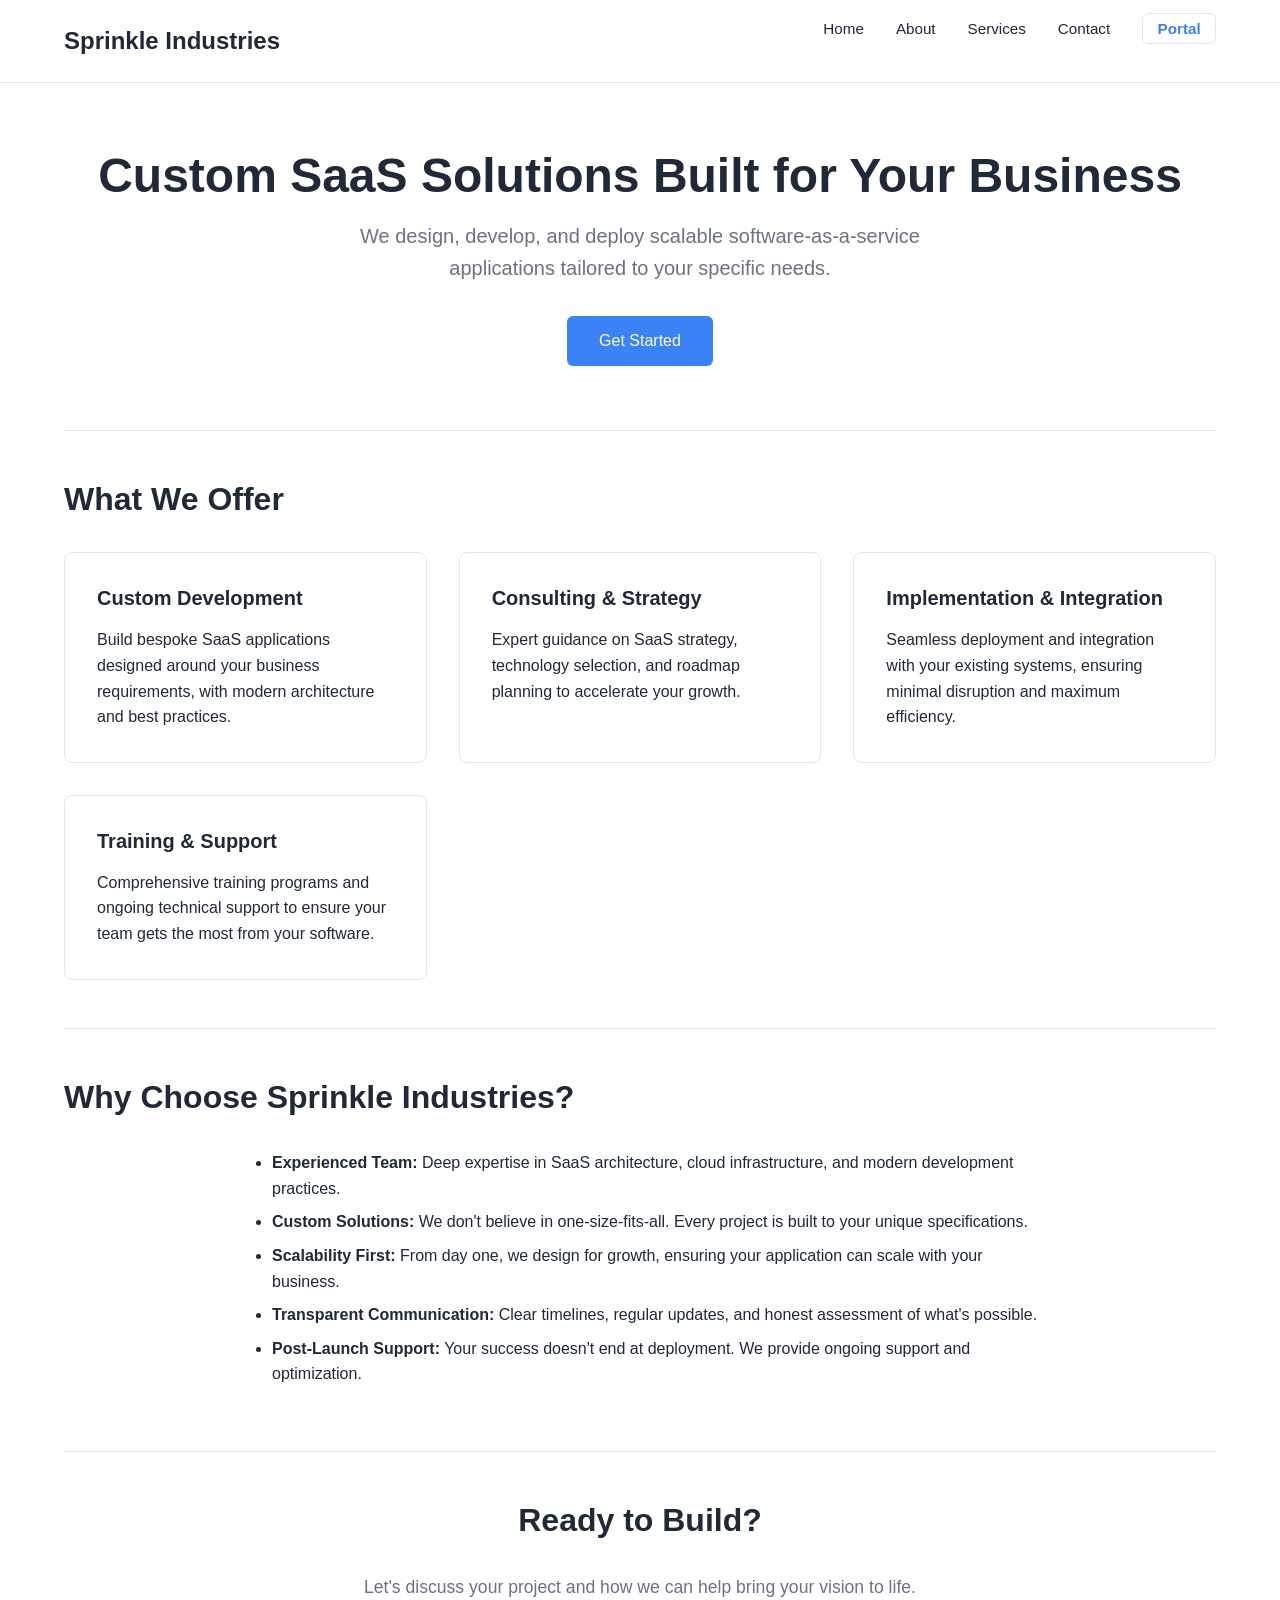
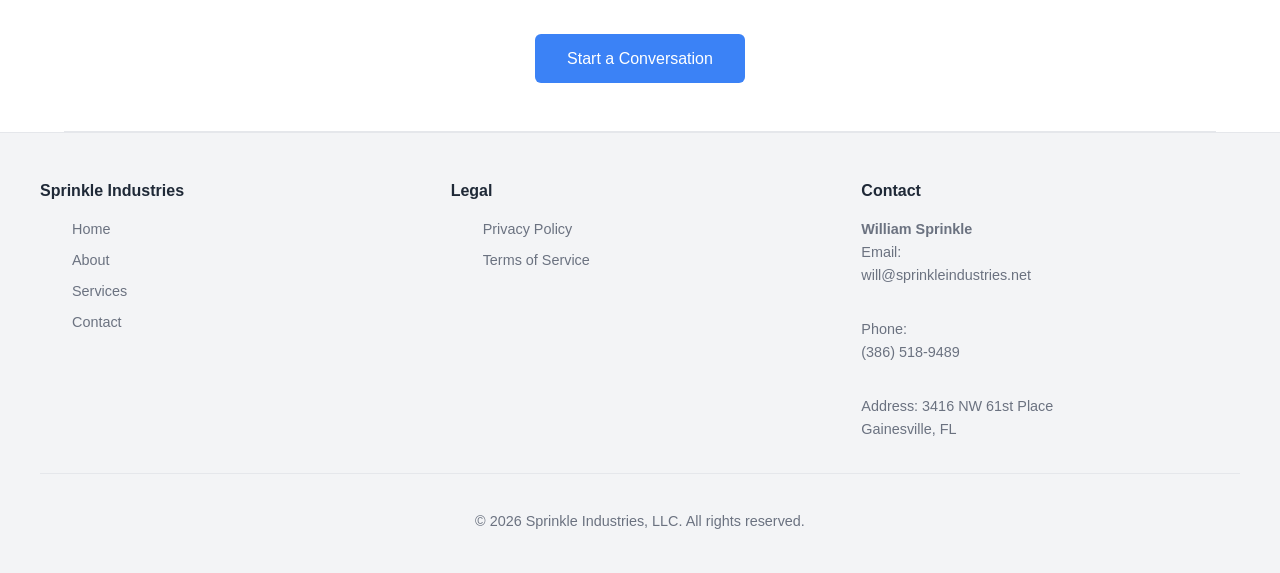
<file: index.html>
<!DOCTYPE html>
<html lang="en">
<head>
  <meta charset="UTF-8">
  <meta name="viewport" content="width=device-width, initial-scale=1.0">
  <meta name="description" content="Sprinkle Industries provides custom SaaS development, consulting, and implementation services to help businesses build and scale modern software solutions.">
  <meta name="keywords" content="SaaS development, custom software, consulting, implementation">
  <meta name="theme-color" content="#3b82f6">
  <title>Sprinkle Industries – Custom SaaS Development & Consulting</title>
  <link rel="canonical" href="https://sprinkleindustries.net/">
  <link rel="stylesheet" href="styles.css">
  <link rel="icon" type="image/svg+xml" href="data:image/svg+xml,<svg xmlns='http://www.w3.org/2000/svg' viewBox='0 0 100 100'><text y='75' font-size='60' fill='%233b82f6'>S</text></svg>">
</head>
<body>
  <header>
    <nav>
      <a href="/" class="logo">Sprinkle Industries</a>
      <button class="nav-toggle" aria-label="Toggle navigation">Menu</button>
      <ul class="nav-links">
        <li><a href="/">Home</a></li>
        <li><a href="/about.html">About</a></li>
        <li><a href="/services.html">Services</a></li>
        <li><a href="/contact.html">Contact</a></li>
        <li><a href="https://crm.sprinkleindustries.net" class="nav-portal">Portal</a></li>
      </ul>
    </nav>
  </header>

  <main>
    <section class="hero">
      <h1>Custom SaaS Solutions Built for Your Business</h1>
      <p>We design, develop, and deploy scalable software-as-a-service applications tailored to your specific needs.</p>
      <a href="/contact.html" class="cta-button">Get Started</a>
    </section>

    <section>
      <h2>What We Offer</h2>
      <div class="grid">
        <div class="card">
          <h3>Custom Development</h3>
          <p>Build bespoke SaaS applications designed around your business requirements, with modern architecture and best practices.</p>
        </div>
        <div class="card">
          <h3>Consulting & Strategy</h3>
          <p>Expert guidance on SaaS strategy, technology selection, and roadmap planning to accelerate your growth.</p>
        </div>
        <div class="card">
          <h3>Implementation & Integration</h3>
          <p>Seamless deployment and integration with your existing systems, ensuring minimal disruption and maximum efficiency.</p>
        </div>
        <div class="card">
          <h3>Training & Support</h3>
          <p>Comprehensive training programs and ongoing technical support to ensure your team gets the most from your software.</p>
        </div>
      </div>
    </section>

    <section>
      <h2>Why Choose Sprinkle Industries?</h2>
      <div class="max-width" style="margin: 0 auto;">
        <ul>
          <li><strong>Experienced Team:</strong> Deep expertise in SaaS architecture, cloud infrastructure, and modern development practices.</li>
          <li><strong>Custom Solutions:</strong> We don't believe in one-size-fits-all. Every project is built to your unique specifications.</li>
          <li><strong>Scalability First:</strong> From day one, we design for growth, ensuring your application can scale with your business.</li>
          <li><strong>Transparent Communication:</strong> Clear timelines, regular updates, and honest assessment of what's possible.</li>
          <li><strong>Post-Launch Support:</strong> Your success doesn't end at deployment. We provide ongoing support and optimization.</li>
        </ul>
      </div>
    </section>

    <section class="text-center">
      <h2>Ready to Build?</h2>
      <p style="font-size: 1.1rem; color: var(--text-light); margin-bottom: 2rem;">Let's discuss your project and how we can help bring your vision to life.</p>
      <a href="/contact.html" class="cta-button">Start a Conversation</a>
    </section>
  </main>

  <footer>
    <div class="footer-content">
      <div class="footer-section">
        <h3>Sprinkle Industries</h3>
        <ul>
          <li><a href="/">Home</a></li>
          <li><a href="/about.html">About</a></li>
          <li><a href="/services.html">Services</a></li>
          <li><a href="/contact.html">Contact</a></li>
        </ul>
      </div>
      <div class="footer-section">
        <h3>Legal</h3>
        <ul>
          <li><a href="/privacy.html">Privacy Policy</a></li>
          <li><a href="/terms.html">Terms of Service</a></li>
        </ul>
      </div>
      <div class="footer-section">
        <h3>Contact</h3>
        <p style="color: var(--text-light); font-size: 0.9rem;">
          <strong>William Sprinkle</strong><br>
          Email: <a href="mailto:will@sprinkleindustries.net">will@sprinkleindustries.net</a><br>
          Phone: <a href="tel:+13865189489">(386) 518-9489</a><br>
          Address: 3416 NW 61st Place<br>
          Gainesville, FL
        </p>
      </div>
    </div>
    <div class="footer-bottom">
      <div class="footer-info">
        <p>&copy; 2026 Sprinkle Industries, LLC. All rights reserved.</p>
      </div>
    </div>
  </footer>

  <script src="script.js"></script>
</body>
</html>
</file>
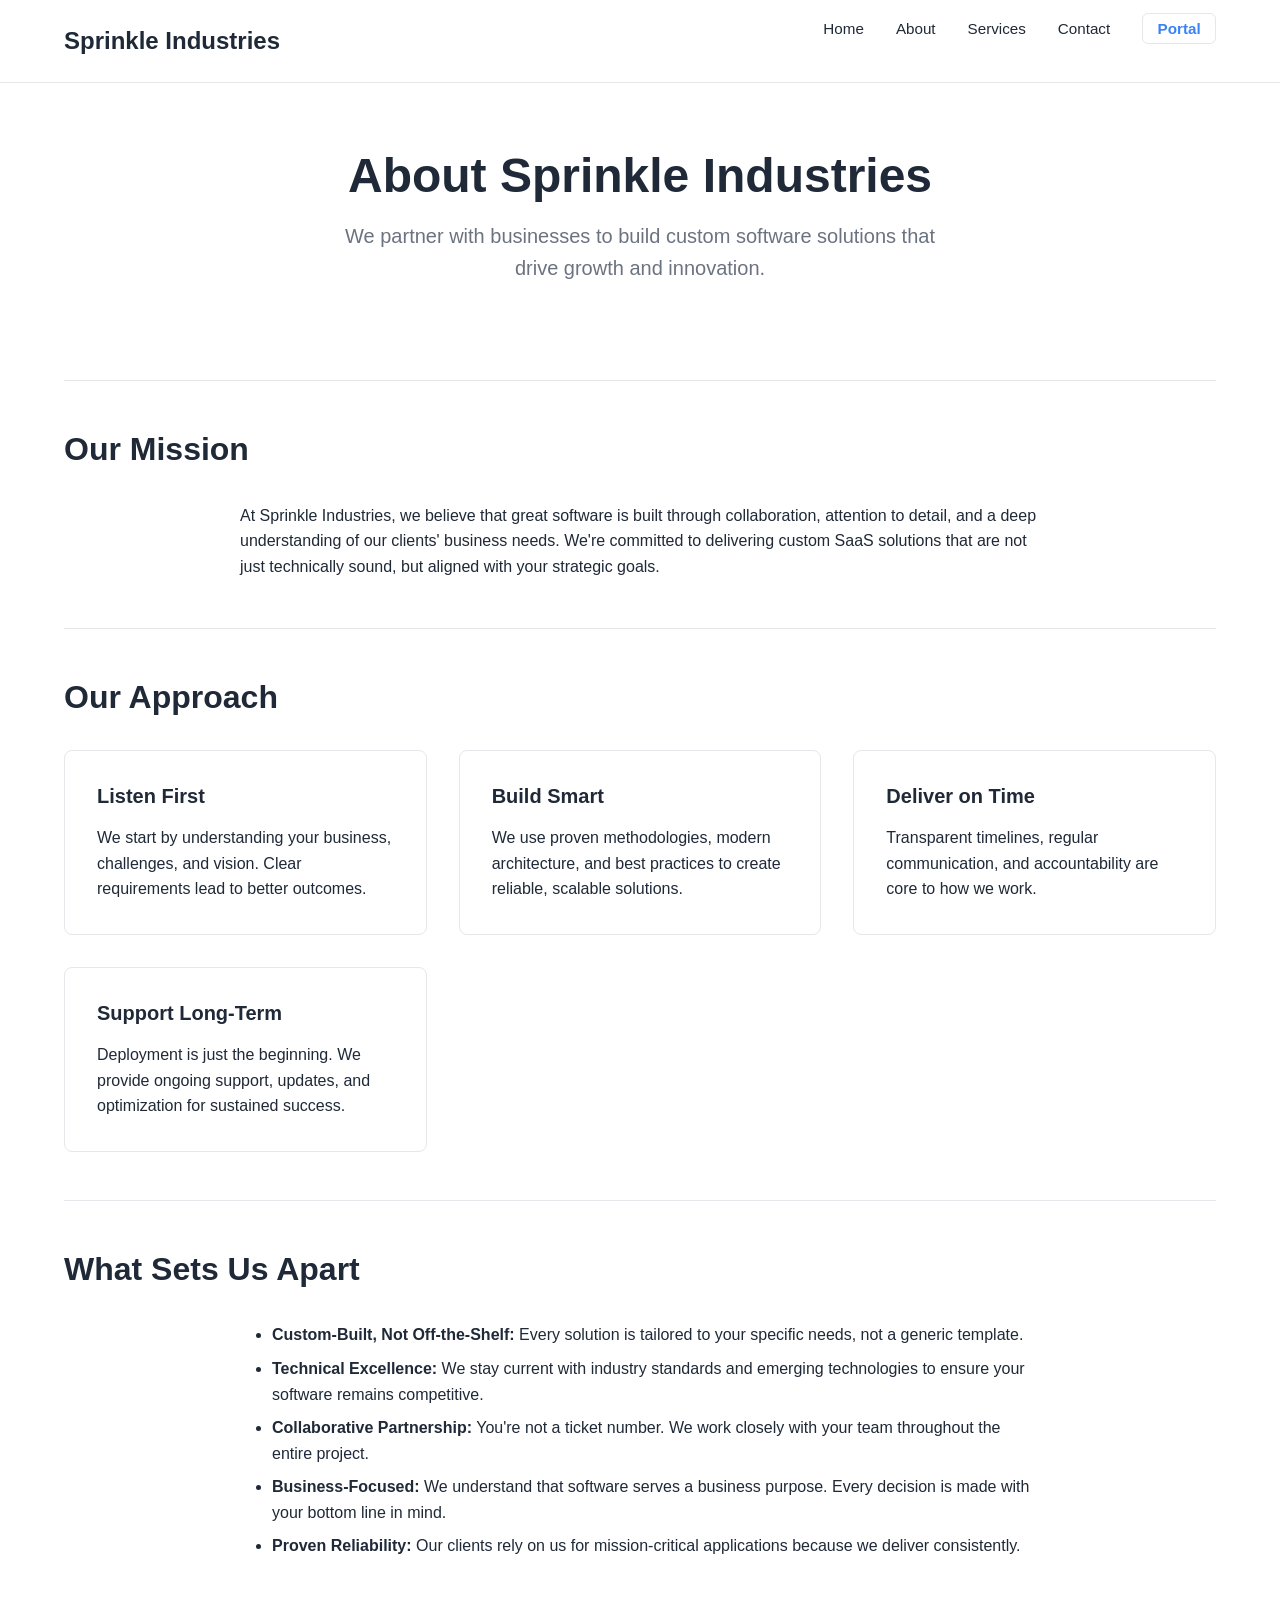
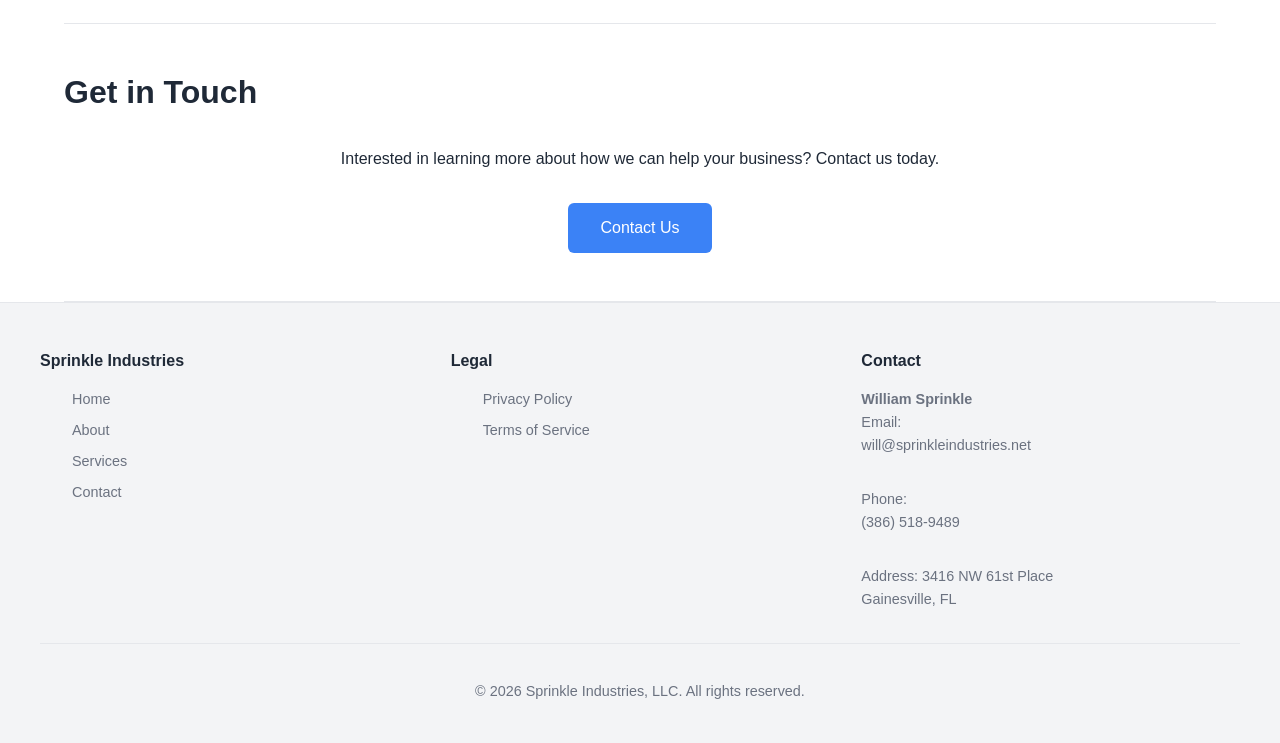
<file: about.html>
<!DOCTYPE html>
<html lang="en">
<head>
  <meta charset="UTF-8">
  <meta name="viewport" content="width=device-width, initial-scale=1.0">
  <meta name="description" content="Learn about Sprinkle Industries, our mission, and our approach to custom SaaS development and consulting.">
  <meta name="keywords" content="about us, company mission, SaaS company, software development">
  <meta name="theme-color" content="#3b82f6">
  <title>About Sprinkle Industries – Our Mission & Approach</title>
  <link rel="canonical" href="https://sprinkleindustries.net/about.html">
  <link rel="stylesheet" href="styles.css">
  <link rel="icon" type="image/svg+xml" href="data:image/svg+xml,<svg xmlns='http://www.w3.org/2000/svg' viewBox='0 0 100 100'><text y='75' font-size='60' fill='%233b82f6'>S</text></svg>">
</head>
<body>
  <header>
    <nav>
      <a href="/" class="logo">Sprinkle Industries</a>
      <button class="nav-toggle" aria-label="Toggle navigation">Menu</button>
      <ul class="nav-links">
        <li><a href="/">Home</a></li>
        <li><a href="/about.html">About</a></li>
        <li><a href="/services.html">Services</a></li>
        <li><a href="/contact.html">Contact</a></li>
        <li><a href="https://crm.sprinkleindustries.net" class="nav-portal">Portal</a></li>
      </ul>
    </nav>
  </header>

  <main>
    <section class="hero">
      <h1>About Sprinkle Industries</h1>
      <p>We partner with businesses to build custom software solutions that drive growth and innovation.</p>
    </section>

    <section>
      <h2>Our Mission</h2>
      <div class="max-width" style="margin: 0 auto;">
        <p>At Sprinkle Industries, we believe that great software is built through collaboration, attention to detail, and a deep understanding of our clients' business needs. We're committed to delivering custom SaaS solutions that are not just technically sound, but aligned with your strategic goals.</p>
      </div>
    </section>

    <section>
      <h2>Our Approach</h2>
      <div class="grid">
        <div class="card">
          <h3>Listen First</h3>
          <p>We start by understanding your business, challenges, and vision. Clear requirements lead to better outcomes.</p>
        </div>
        <div class="card">
          <h3>Build Smart</h3>
          <p>We use proven methodologies, modern architecture, and best practices to create reliable, scalable solutions.</p>
        </div>
        <div class="card">
          <h3>Deliver on Time</h3>
          <p>Transparent timelines, regular communication, and accountability are core to how we work.</p>
        </div>
        <div class="card">
          <h3>Support Long-Term</h3>
          <p>Deployment is just the beginning. We provide ongoing support, updates, and optimization for sustained success.</p>
        </div>
      </div>
    </section>

    <section>
      <h2>What Sets Us Apart</h2>
      <div class="max-width" style="margin: 0 auto;">
        <ul>
          <li><strong>Custom-Built, Not Off-the-Shelf:</strong> Every solution is tailored to your specific needs, not a generic template.</li>
          <li><strong>Technical Excellence:</strong> We stay current with industry standards and emerging technologies to ensure your software remains competitive.</li>
          <li><strong>Collaborative Partnership:</strong> You're not a ticket number. We work closely with your team throughout the entire project.</li>
          <li><strong>Business-Focused:</strong> We understand that software serves a business purpose. Every decision is made with your bottom line in mind.</li>
          <li><strong>Proven Reliability:</strong> Our clients rely on us for mission-critical applications because we deliver consistently.</li>
        </ul>
      </div>
    </section>

    <section>
      <h2>Get in Touch</h2>
      <p style="text-align: center; margin-bottom: 2rem;">Interested in learning more about how we can help your business? Contact us today.</p>
      <div style="text-align: center;">
        <a href="/contact.html" class="cta-button">Contact Us</a>
      </div>
    </section>
  </main>

  <footer>
    <div class="footer-content">
      <div class="footer-section">
        <h3>Sprinkle Industries</h3>
        <ul>
          <li><a href="/">Home</a></li>
          <li><a href="/about.html">About</a></li>
          <li><a href="/services.html">Services</a></li>
          <li><a href="/contact.html">Contact</a></li>
        </ul>
      </div>
      <div class="footer-section">
        <h3>Legal</h3>
        <ul>
          <li><a href="/privacy.html">Privacy Policy</a></li>
          <li><a href="/terms.html">Terms of Service</a></li>
        </ul>
      </div>
      <div class="footer-section">
        <h3>Contact</h3>
        <p style="color: var(--text-light); font-size: 0.9rem;">
          <strong>William Sprinkle</strong><br>
          Email: <a href="mailto:will@sprinkleindustries.net">will@sprinkleindustries.net</a><br>
          Phone: <a href="tel:+13865189489">(386) 518-9489</a><br>
          Address: 3416 NW 61st Place<br>
          Gainesville, FL
        </p>
      </div>
    </div>
    <div class="footer-bottom">
      <div class="footer-info">
        <p>&copy; 2026 Sprinkle Industries, LLC. All rights reserved.</p>
      </div>
    </div>
  </footer>

  <script src="script.js"></script>
</body>
</html>
</file>
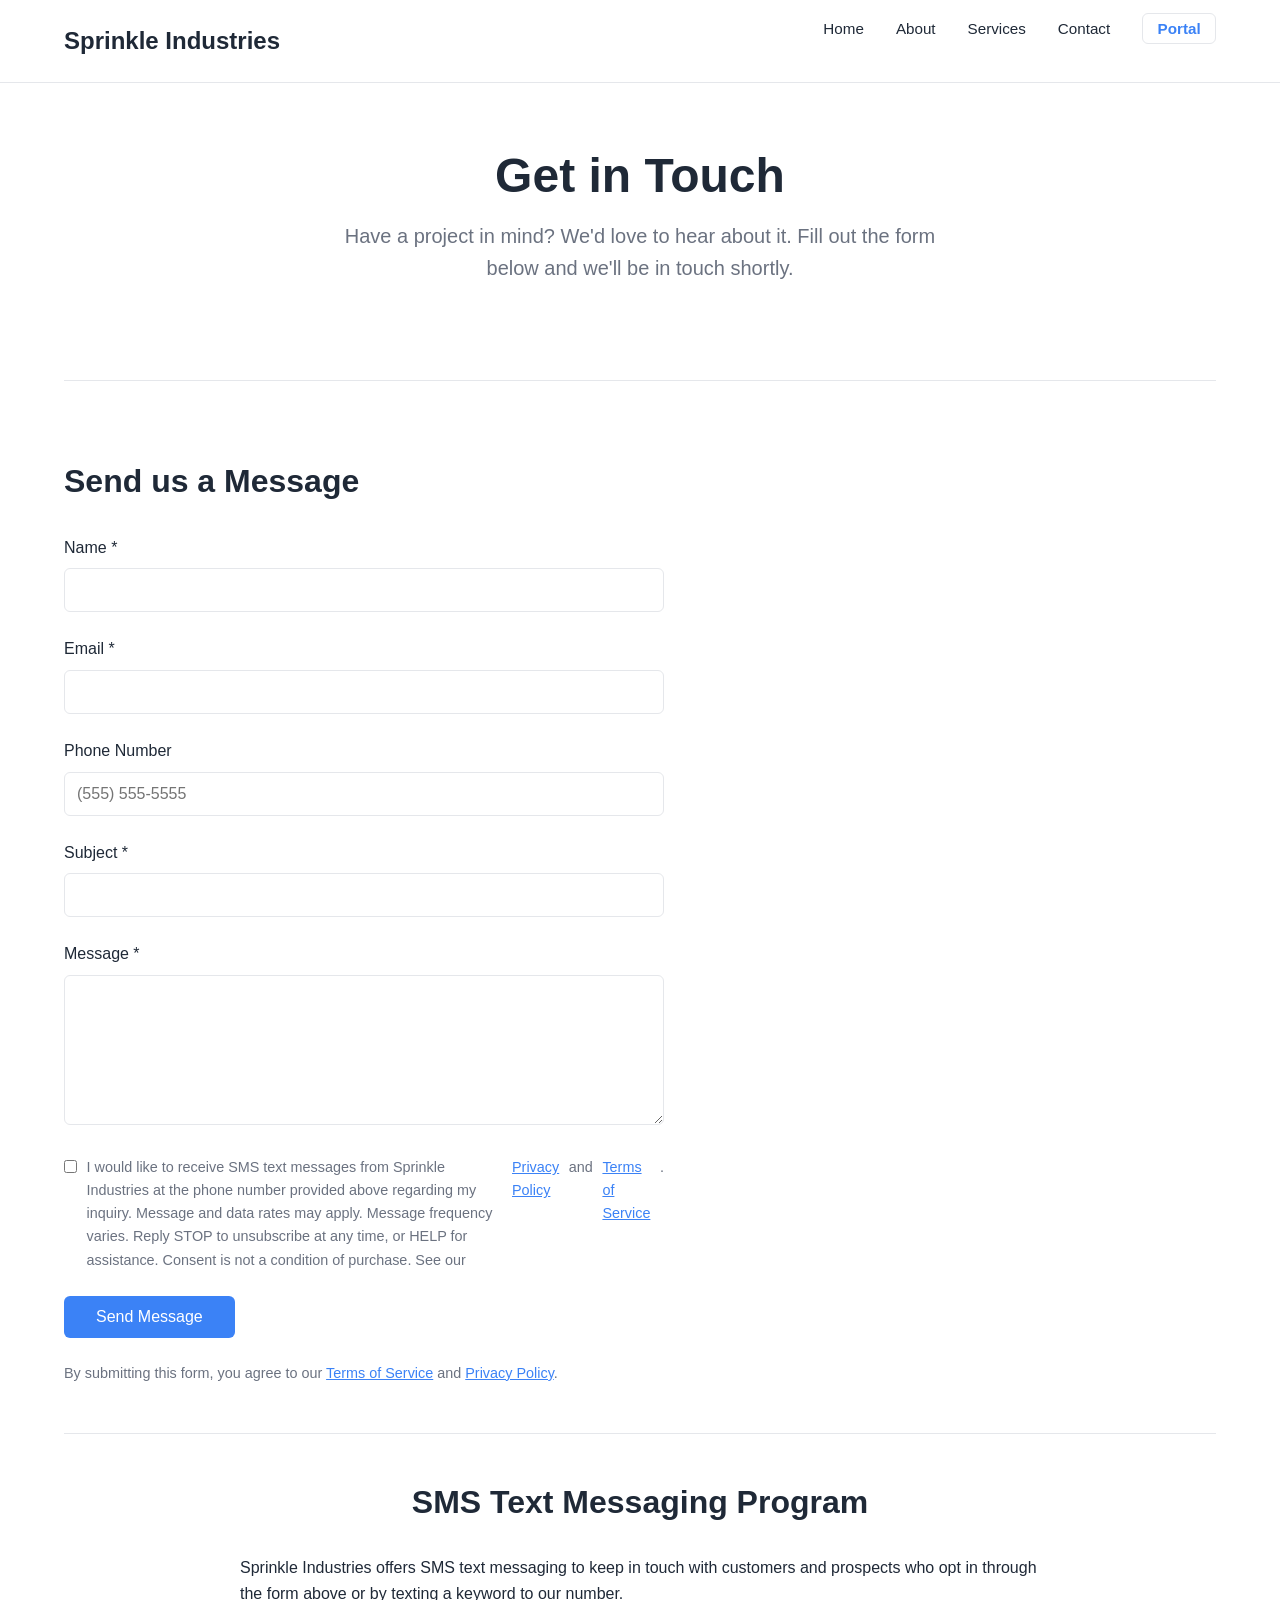
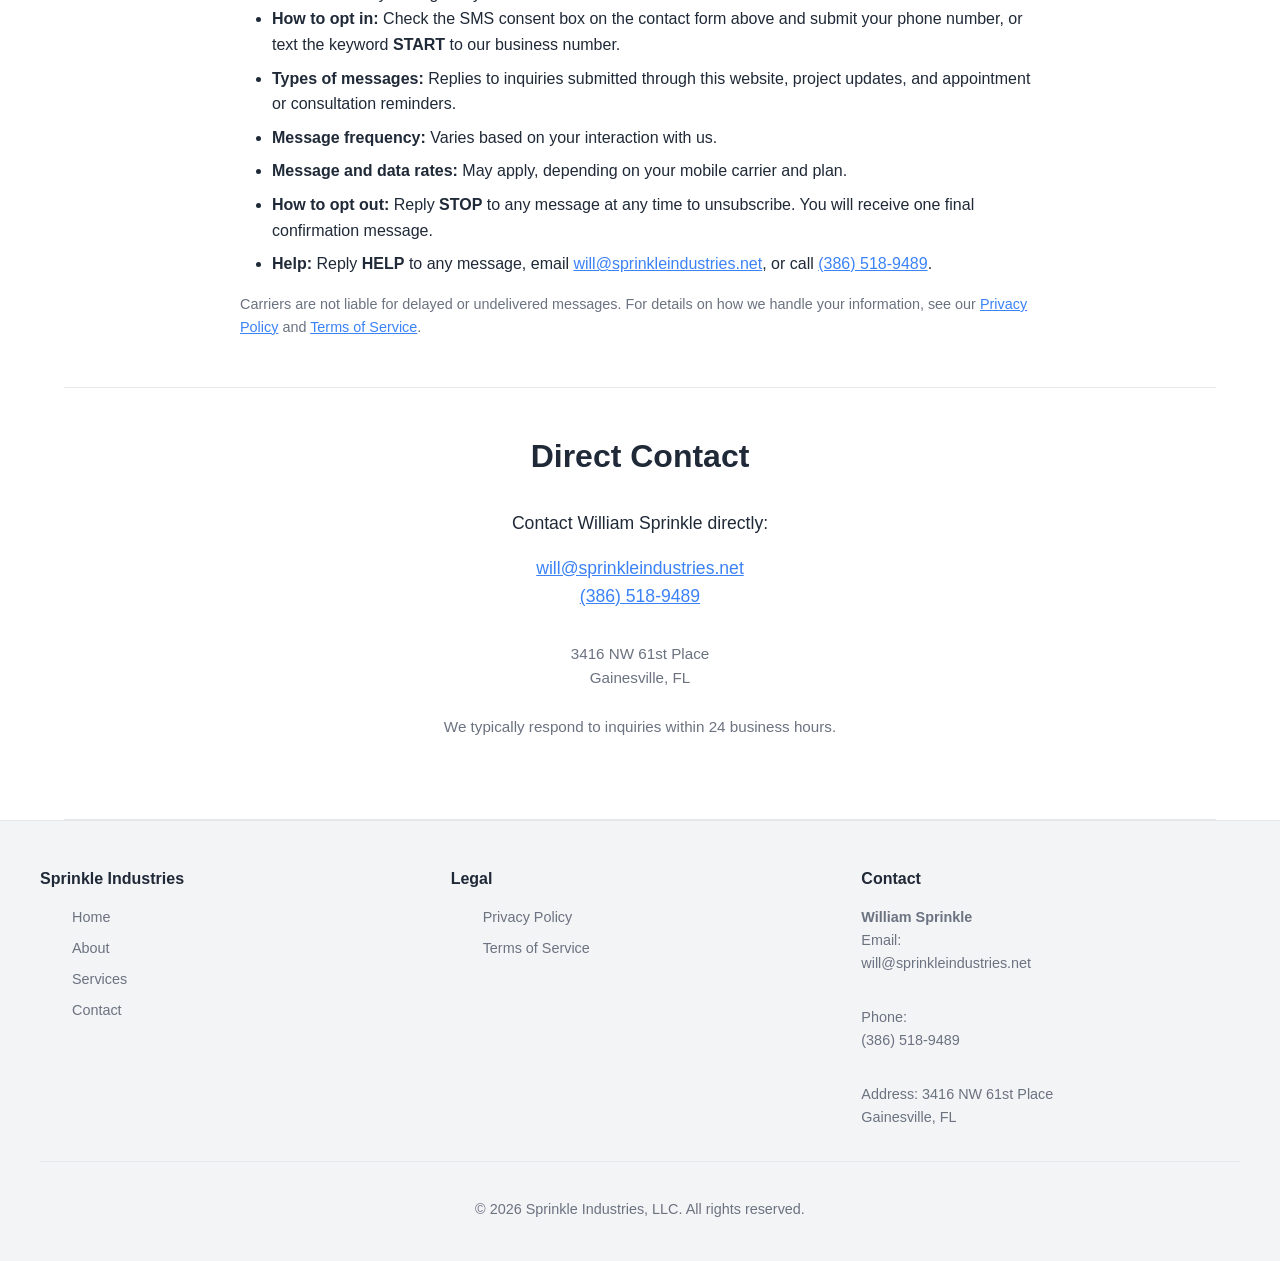
<file: contact.html>
<!DOCTYPE html>
<html lang="en">
<head>
  <meta charset="UTF-8">
  <meta name="viewport" content="width=device-width, initial-scale=1.0">
  <meta name="description" content="Contact Sprinkle Industries to discuss your custom SaaS development project. We'd love to hear from you.">
  <meta name="keywords" content="contact us, get in touch, project inquiry">
  <meta name="theme-color" content="#3b82f6">
  <title>Contact Us – Sprinkle Industries</title>
  <link rel="canonical" href="https://sprinkleindustries.net/contact.html">
  <link rel="stylesheet" href="styles.css">
  <link rel="icon" type="image/svg+xml" href="data:image/svg+xml,<svg xmlns='http://www.w3.org/2000/svg' viewBox='0 0 100 100'><text y='75' font-size='60' fill='%233b82f6'>S</text></svg>">
</head>
<body>
  <header>
    <nav>
      <a href="/" class="logo">Sprinkle Industries</a>
      <button class="nav-toggle" aria-label="Toggle navigation">Menu</button>
      <ul class="nav-links">
        <li><a href="/">Home</a></li>
        <li><a href="/about.html">About</a></li>
        <li><a href="/services.html">Services</a></li>
        <li><a href="/contact.html">Contact</a></li>
        <li><a href="https://crm.sprinkleindustries.net" class="nav-portal">Portal</a></li>
      </ul>
    </nav>
  </header>

  <main>
    <section class="hero">
      <h1>Get in Touch</h1>
      <p>Have a project in mind? We'd love to hear about it. Fill out the form below and we'll be in touch shortly.</p>
    </section>

    <section>
      <div class="form-section">
        <h2>Send us a Message</h2>
        <form class="contact-form">
          <div class="form-group">
            <label for="name">Name *</label>
            <input type="text" id="name" name="name" required>
          </div>
          <div class="form-group">
            <label for="email">Email *</label>
            <input type="email" id="email" name="email" required>
          </div>
          <div class="form-group">
            <label for="phone">Phone Number</label>
            <input type="tel" id="phone" name="phone" placeholder="(555) 555-5555">
          </div>
          <div class="form-group">
            <label for="subject">Subject *</label>
            <input type="text" id="subject" name="subject" required>
          </div>
          <div class="form-group">
            <label for="message">Message *</label>
            <textarea id="message" name="message" required></textarea>
          </div>
          <div class="form-group form-checkbox">
            <label for="sms-consent">
              <input type="checkbox" id="sms-consent" name="sms-consent">
              I would like to receive SMS text messages from Sprinkle Industries at the phone number provided above regarding my inquiry. Message and data rates may apply. Message frequency varies. Reply STOP to unsubscribe at any time, or HELP for assistance. Consent is not a condition of purchase. See our <a href="/privacy.html">Privacy Policy</a> and <a href="/terms.html">Terms of Service</a>.
            </label>
          </div>
          <button type="submit" class="cta-button">Send Message</button>
        </form>
        <p style="color: var(--text-light); font-size: 0.9rem; margin-top: 1.5rem;">By submitting this form, you agree to our <a href="/terms.html">Terms of Service</a> and <a href="/privacy.html">Privacy Policy</a>.</p>
      </div>
    </section>

    <section>
      <h2 class="text-center">SMS Text Messaging Program</h2>
      <div class="max-width" style="margin: 0 auto;">
        <p>Sprinkle Industries offers SMS text messaging to keep in touch with customers and prospects who opt in through the form above or by texting a keyword to our number.</p>
        <ul>
          <li><strong>How to opt in:</strong> Check the SMS consent box on the contact form above and submit your phone number, or text the keyword <strong>START</strong> to our business number.</li>
          <li><strong>Types of messages:</strong> Replies to inquiries submitted through this website, project updates, and appointment or consultation reminders.</li>
          <li><strong>Message frequency:</strong> Varies based on your interaction with us.</li>
          <li><strong>Message and data rates:</strong> May apply, depending on your mobile carrier and plan.</li>
          <li><strong>How to opt out:</strong> Reply <strong>STOP</strong> to any message at any time to unsubscribe. You will receive one final confirmation message.</li>
          <li><strong>Help:</strong> Reply <strong>HELP</strong> to any message, email <a href="mailto:will@sprinkleindustries.net">will@sprinkleindustries.net</a>, or call <a href="tel:+13865189489">(386) 518-9489</a>.</li>
        </ul>
        <p style="color: var(--text-light); font-size: 0.9rem;">Carriers are not liable for delayed or undelivered messages. For details on how we handle your information, see our <a href="/privacy.html">Privacy Policy</a> and <a href="/terms.html">Terms of Service</a>.</p>
      </div>
    </section>

    <section>
      <h2 class="text-center">Direct Contact</h2>
      <div style="max-width: 600px; margin: 2rem auto; text-align: center;">
        <p style="font-size: 1.1rem; margin-bottom: 1rem;">Contact William Sprinkle directly:</p>
        <p>
          <a href="mailto:will@sprinkleindustries.net" style="font-size: 1.1rem; font-weight: 500;">will@sprinkleindustries.net</a><br>
          <a href="tel:+13865189489" style="font-size: 1.1rem; font-weight: 500;">(386) 518-9489</a>
        </p>
        <p style="color: var(--text-light); margin-top: 2rem; font-size: 0.95rem;">
          3416 NW 61st Place<br>
          Gainesville, FL<br><br>
          We typically respond to inquiries within 24 business hours.
        </p>
      </div>
    </section>
  </main>

  <footer>
    <div class="footer-content">
      <div class="footer-section">
        <h3>Sprinkle Industries</h3>
        <ul>
          <li><a href="/">Home</a></li>
          <li><a href="/about.html">About</a></li>
          <li><a href="/services.html">Services</a></li>
          <li><a href="/contact.html">Contact</a></li>
        </ul>
      </div>
      <div class="footer-section">
        <h3>Legal</h3>
        <ul>
          <li><a href="/privacy.html">Privacy Policy</a></li>
          <li><a href="/terms.html">Terms of Service</a></li>
        </ul>
      </div>
      <div class="footer-section">
        <h3>Contact</h3>
        <p style="color: var(--text-light); font-size: 0.9rem;">
          <strong>William Sprinkle</strong><br>
          Email: <a href="mailto:will@sprinkleindustries.net">will@sprinkleindustries.net</a><br>
          Phone: <a href="tel:+13865189489">(386) 518-9489</a><br>
          Address: 3416 NW 61st Place<br>
          Gainesville, FL
        </p>
      </div>
    </div>
    <div class="footer-bottom">
      <div class="footer-info">
        <p>&copy; 2026 Sprinkle Industries, LLC. All rights reserved.</p>
      </div>
    </div>
  </footer>

  <script src="script.js"></script>
</body>
</html>
</file>
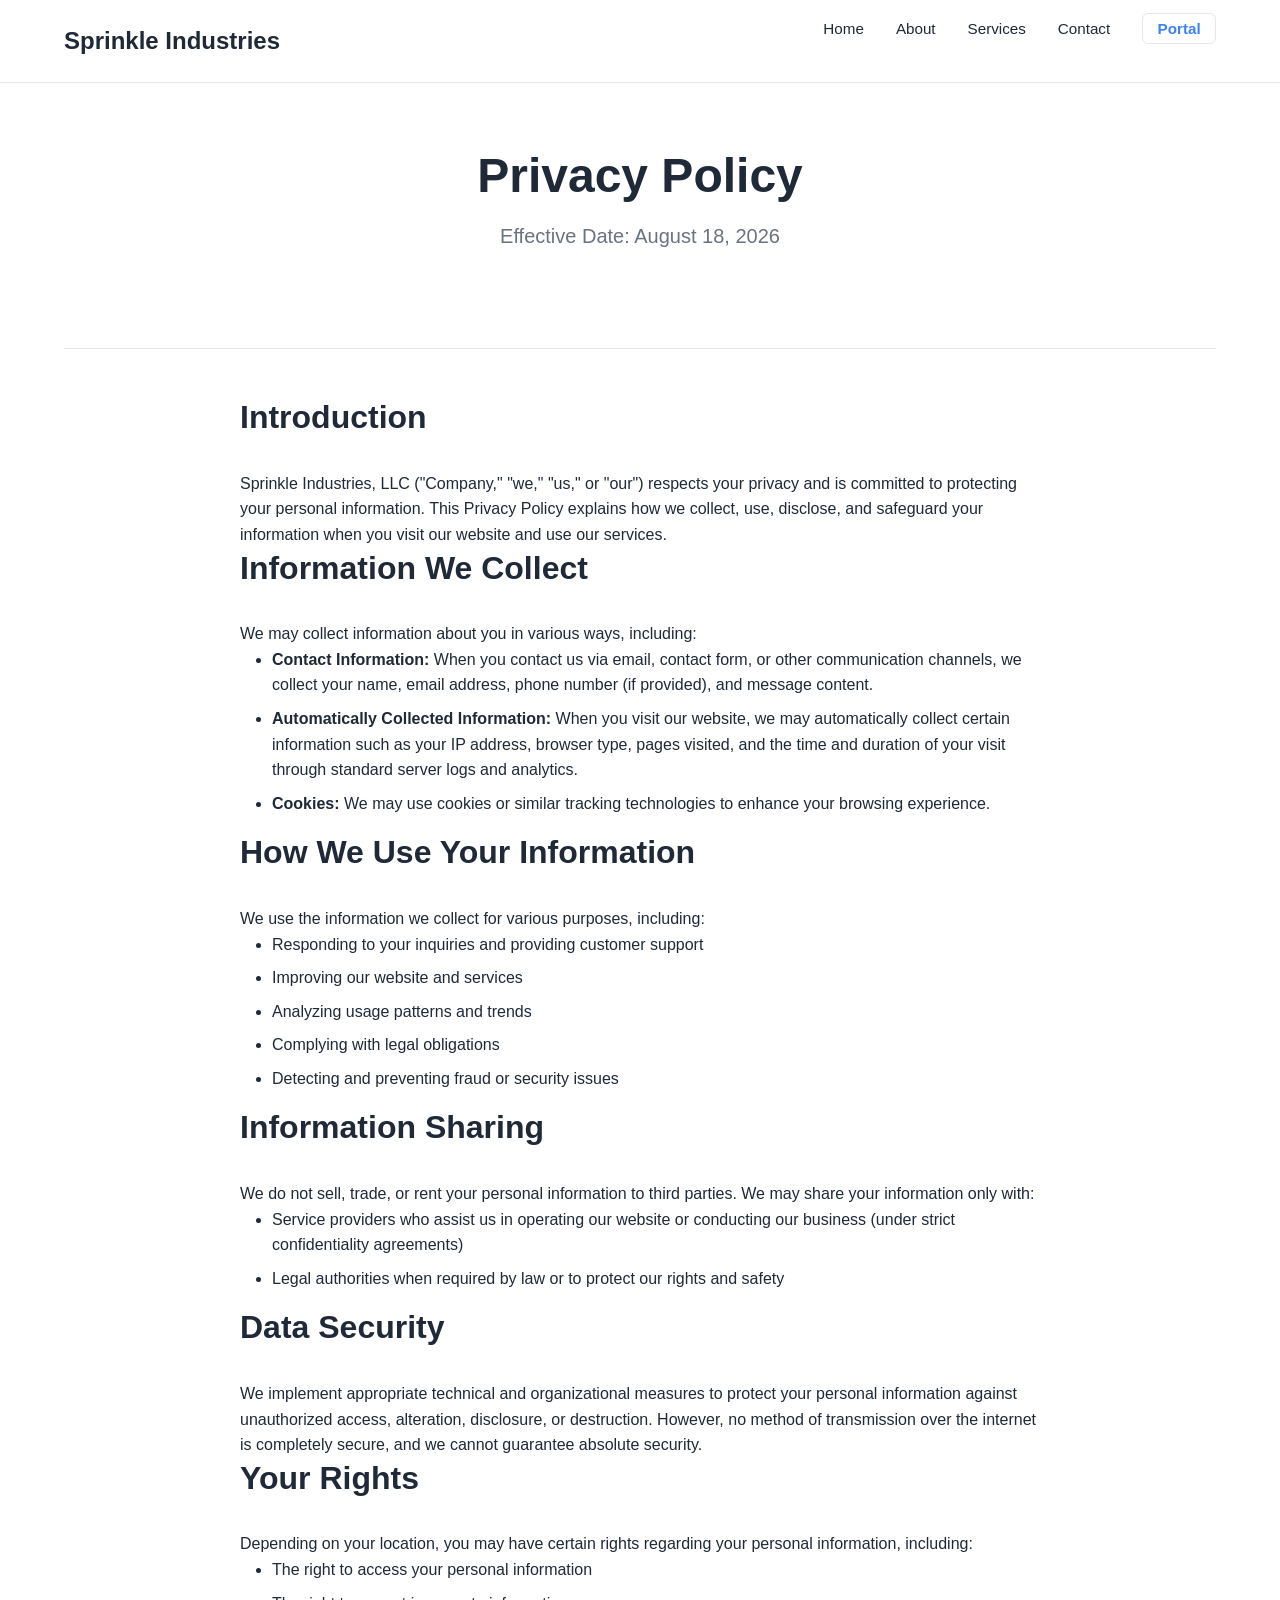
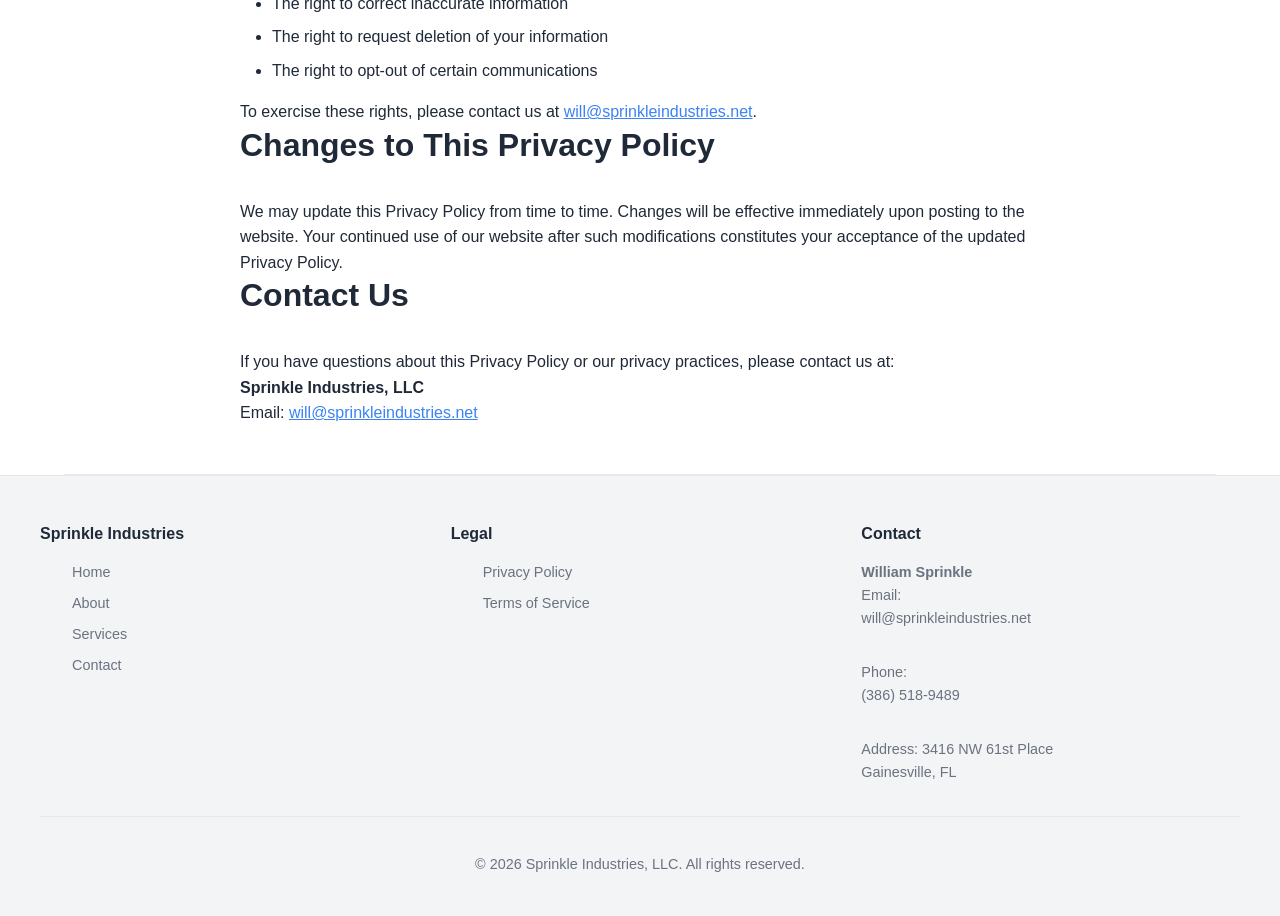
<file: privacy.html>
<!DOCTYPE html>
<html lang="en">
<head>
  <meta charset="UTF-8">
  <meta name="viewport" content="width=device-width, initial-scale=1.0">
  <meta name="description" content="Privacy Policy for Sprinkle Industries. Learn how we collect, use, and protect your information.">
  <meta name="theme-color" content="#3b82f6">
  <title>Privacy Policy – Sprinkle Industries</title>
  <link rel="canonical" href="https://sprinkleindustries.net/privacy.html">
  <link rel="stylesheet" href="styles.css">
  <link rel="icon" type="image/svg+xml" href="data:image/svg+xml,<svg xmlns='http://www.w3.org/2000/svg' viewBox='0 0 100 100'><text y='75' font-size='60' fill='%233b82f6'>S</text></svg>">
</head>
<body>
  <header>
    <nav>
      <a href="/" class="logo">Sprinkle Industries</a>
      <button class="nav-toggle" aria-label="Toggle navigation">Menu</button>
      <ul class="nav-links">
        <li><a href="/">Home</a></li>
        <li><a href="/about.html">About</a></li>
        <li><a href="/services.html">Services</a></li>
        <li><a href="/contact.html">Contact</a></li>
        <li><a href="https://crm.sprinkleindustries.net" class="nav-portal">Portal</a></li>
      </ul>
    </nav>
  </header>

  <main>
    <section class="hero">
      <h1>Privacy Policy</h1>
      <p>Effective Date: August 18, 2026</p>
    </section>

    <section>
      <div class="max-width" style="margin: 0 auto;">
        <h2>Introduction</h2>
        <p>Sprinkle Industries, LLC ("Company," "we," "us," or "our") respects your privacy and is committed to protecting your personal information. This Privacy Policy explains how we collect, use, disclose, and safeguard your information when you visit our website and use our services.</p>

        <h2>Information We Collect</h2>
        <p>We may collect information about you in various ways, including:</p>
        <ul>
          <li><strong>Contact Information:</strong> When you contact us via email, contact form, or other communication channels, we collect your name, email address, phone number (if provided), and message content.</li>
          <li><strong>Automatically Collected Information:</strong> When you visit our website, we may automatically collect certain information such as your IP address, browser type, pages visited, and the time and duration of your visit through standard server logs and analytics.</li>
          <li><strong>Cookies:</strong> We may use cookies or similar tracking technologies to enhance your browsing experience.</li>
        </ul>

        <h2>How We Use Your Information</h2>
        <p>We use the information we collect for various purposes, including:</p>
        <ul>
          <li>Responding to your inquiries and providing customer support</li>
          <li>Improving our website and services</li>
          <li>Analyzing usage patterns and trends</li>
          <li>Complying with legal obligations</li>
          <li>Detecting and preventing fraud or security issues</li>
        </ul>

        <h2>Information Sharing</h2>
        <p>We do not sell, trade, or rent your personal information to third parties. We may share your information only with:</p>
        <ul>
          <li>Service providers who assist us in operating our website or conducting our business (under strict confidentiality agreements)</li>
          <li>Legal authorities when required by law or to protect our rights and safety</li>
        </ul>

        <h2>Data Security</h2>
        <p>We implement appropriate technical and organizational measures to protect your personal information against unauthorized access, alteration, disclosure, or destruction. However, no method of transmission over the internet is completely secure, and we cannot guarantee absolute security.</p>

        <h2>Your Rights</h2>
        <p>Depending on your location, you may have certain rights regarding your personal information, including:</p>
        <ul>
          <li>The right to access your personal information</li>
          <li>The right to correct inaccurate information</li>
          <li>The right to request deletion of your information</li>
          <li>The right to opt-out of certain communications</li>
        </ul>
        <p>To exercise these rights, please contact us at <a href="mailto:will@sprinkleindustries.net">will@sprinkleindustries.net</a>.</p>

        <h2>Changes to This Privacy Policy</h2>
        <p>We may update this Privacy Policy from time to time. Changes will be effective immediately upon posting to the website. Your continued use of our website after such modifications constitutes your acceptance of the updated Privacy Policy.</p>

        <h2>Contact Us</h2>
        <p>If you have questions about this Privacy Policy or our privacy practices, please contact us at:</p>
        <p><strong>Sprinkle Industries, LLC</strong><br>
        Email: <a href="mailto:will@sprinkleindustries.net">will@sprinkleindustries.net</a></p>
      </div>
    </section>
  </main>

  <footer>
    <div class="footer-content">
      <div class="footer-section">
        <h3>Sprinkle Industries</h3>
        <ul>
          <li><a href="/">Home</a></li>
          <li><a href="/about.html">About</a></li>
          <li><a href="/services.html">Services</a></li>
          <li><a href="/contact.html">Contact</a></li>
        </ul>
      </div>
      <div class="footer-section">
        <h3>Legal</h3>
        <ul>
          <li><a href="/privacy.html">Privacy Policy</a></li>
          <li><a href="/terms.html">Terms of Service</a></li>
        </ul>
      </div>
      <div class="footer-section">
        <h3>Contact</h3>
        <p style="color: var(--text-light); font-size: 0.9rem;">
          <strong>William Sprinkle</strong><br>
          Email: <a href="mailto:will@sprinkleindustries.net">will@sprinkleindustries.net</a><br>
          Phone: <a href="tel:+13865189489">(386) 518-9489</a><br>
          Address: 3416 NW 61st Place<br>
          Gainesville, FL
        </p>
      </div>
    </div>
    <div class="footer-bottom">
      <div class="footer-info">
        <p>&copy; 2026 Sprinkle Industries, LLC. All rights reserved.</p>
      </div>
    </div>
  </footer>

  <script src="script.js"></script>
</body>
</html>
</file>
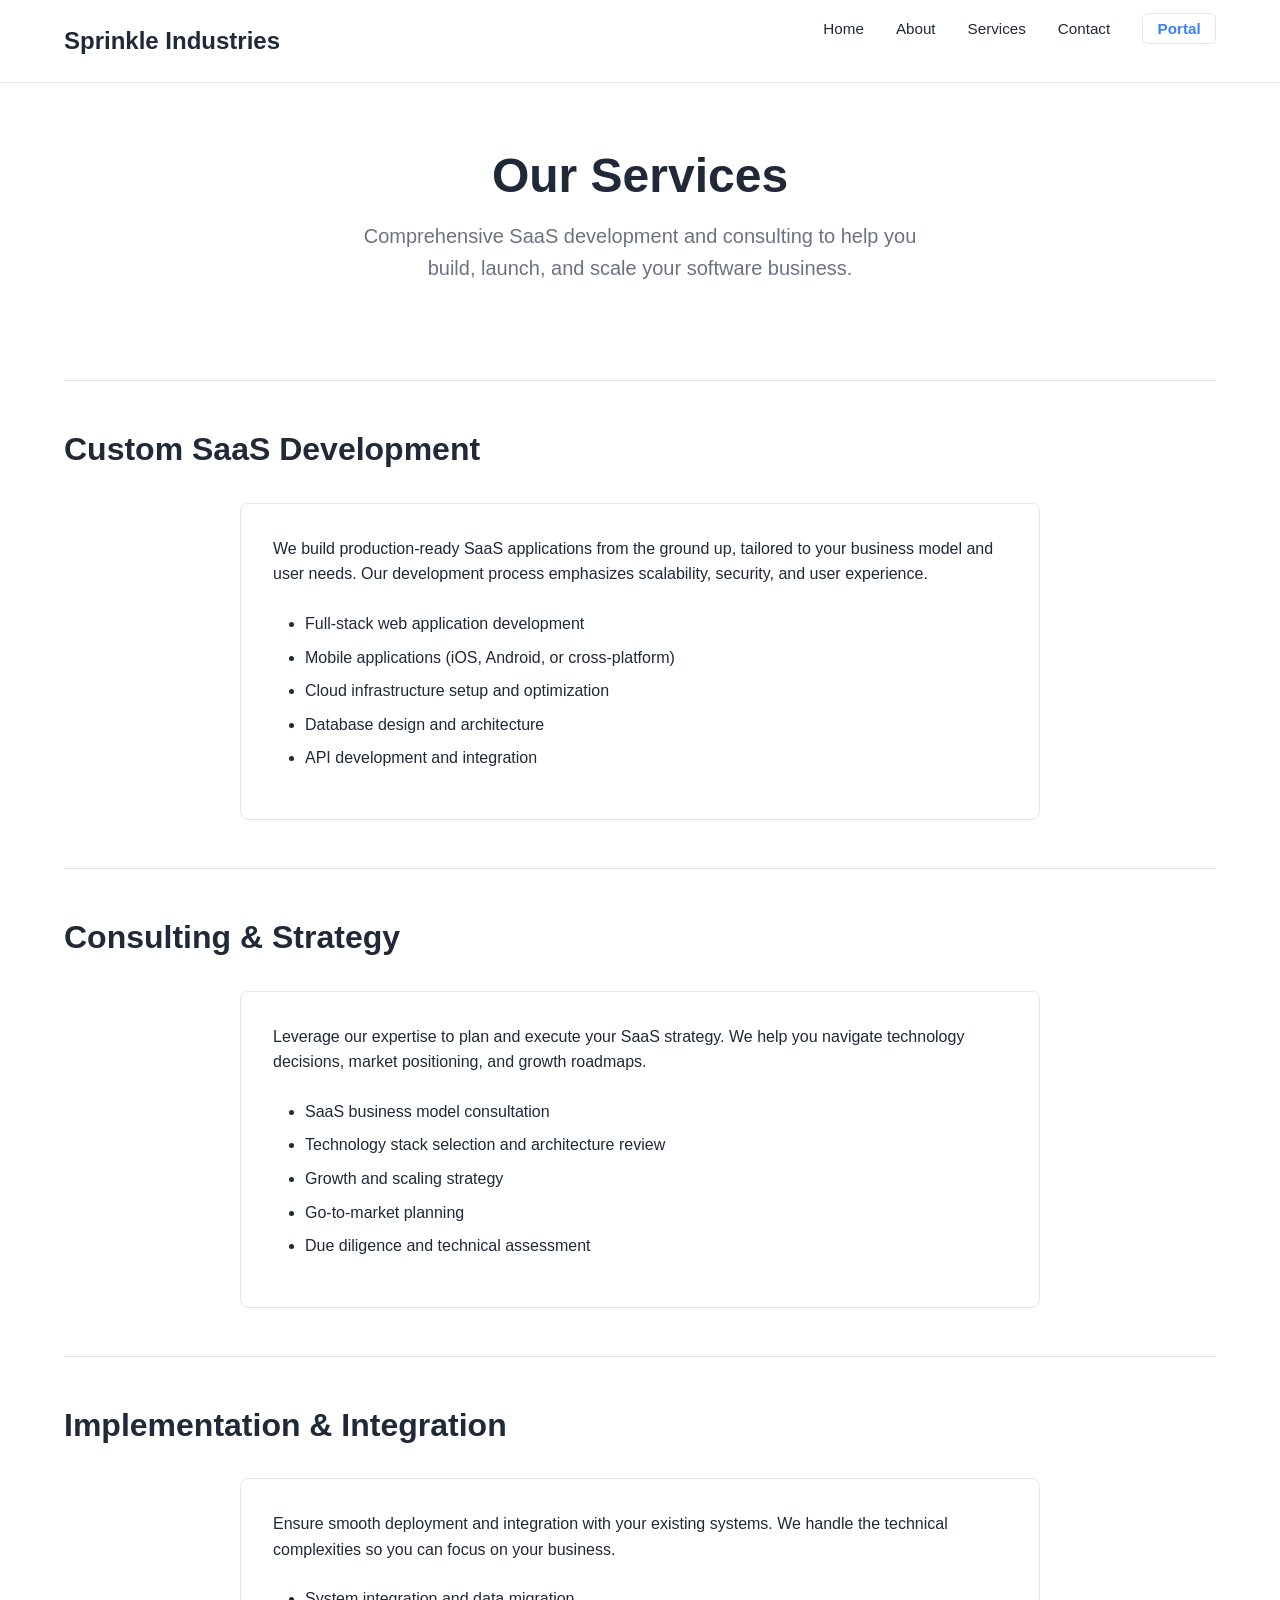
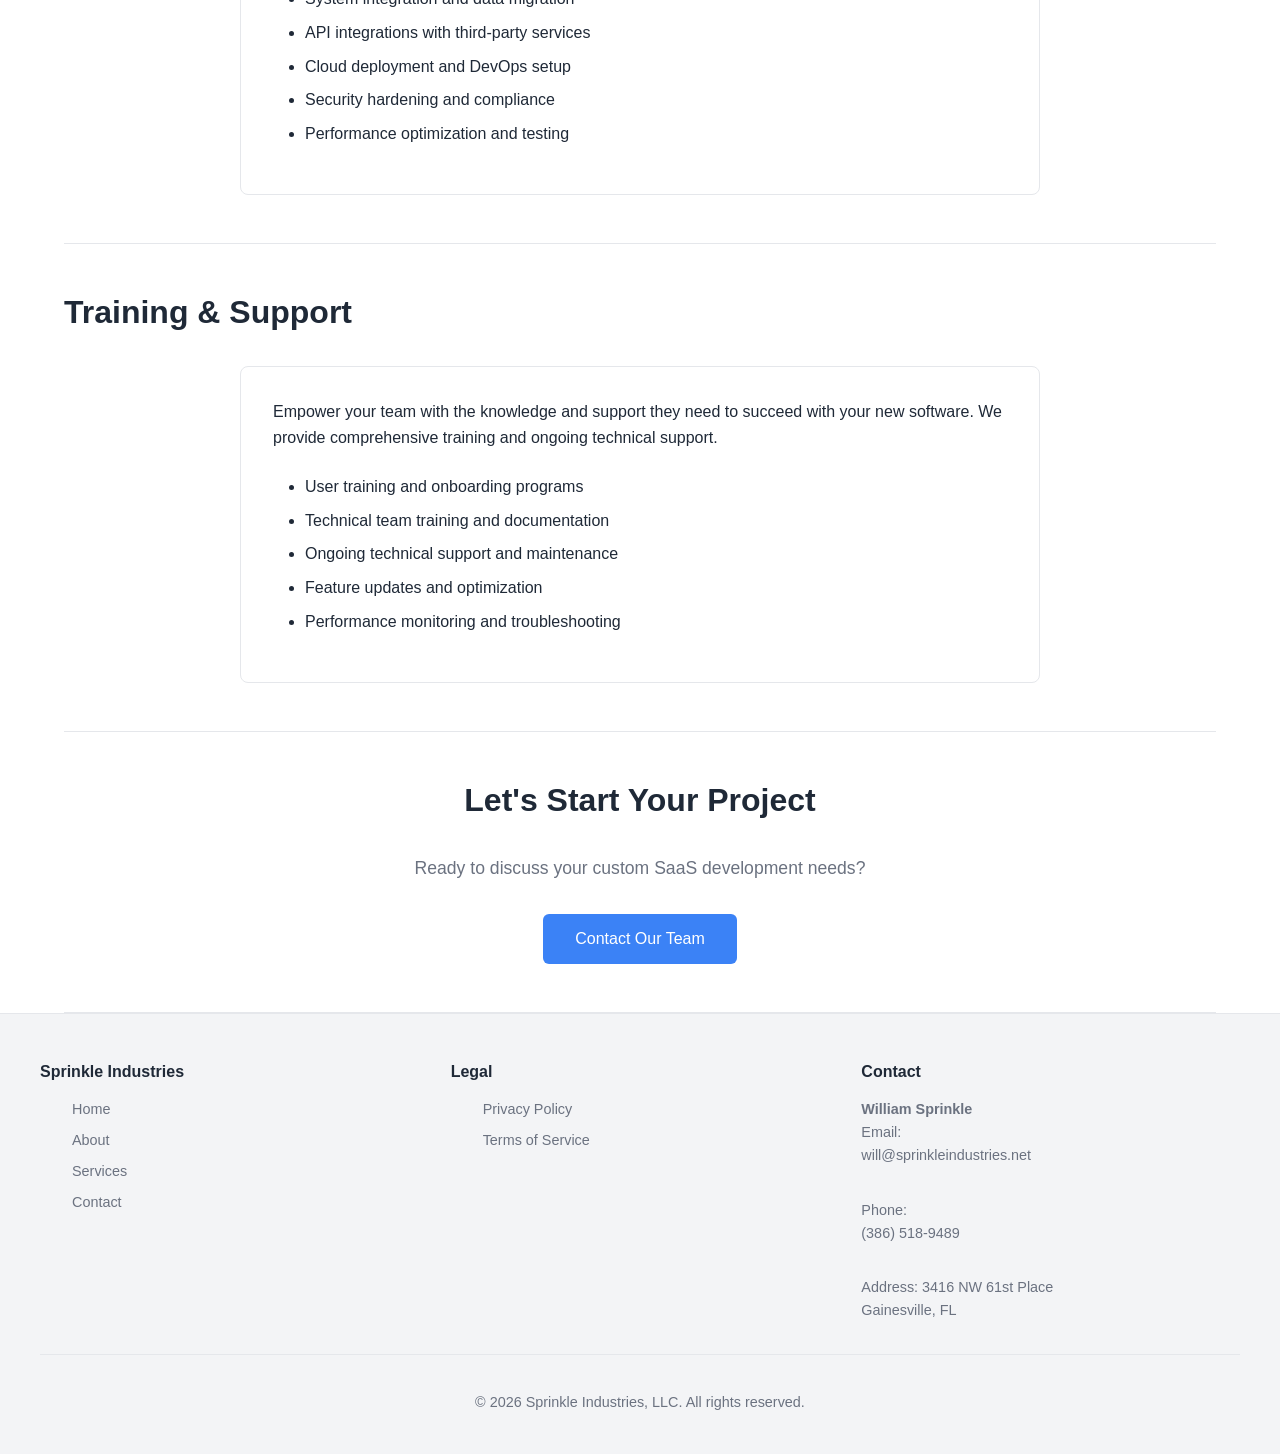
<file: services.html>
<!DOCTYPE html>
<html lang="en">
<head>
  <meta charset="UTF-8">
  <meta name="viewport" content="width=device-width, initial-scale=1.0">
  <meta name="description" content="Explore our custom SaaS development, consulting, implementation, and support services designed to help your business succeed.">
  <meta name="keywords" content="SaaS development, consulting, implementation, software development services">
  <meta name="theme-color" content="#3b82f6">
  <title>Services – Sprinkle Industries</title>
  <link rel="canonical" href="https://sprinkleindustries.net/services.html">
  <link rel="stylesheet" href="styles.css">
  <link rel="icon" type="image/svg+xml" href="data:image/svg+xml,<svg xmlns='http://www.w3.org/2000/svg' viewBox='0 0 100 100'><text y='75' font-size='60' fill='%233b82f6'>S</text></svg>">
</head>
<body>
  <header>
    <nav>
      <a href="/" class="logo">Sprinkle Industries</a>
      <button class="nav-toggle" aria-label="Toggle navigation">Menu</button>
      <ul class="nav-links">
        <li><a href="/">Home</a></li>
        <li><a href="/about.html">About</a></li>
        <li><a href="/services.html">Services</a></li>
        <li><a href="/contact.html">Contact</a></li>
        <li><a href="https://crm.sprinkleindustries.net" class="nav-portal">Portal</a></li>
      </ul>
    </nav>
  </header>

  <main>
    <section class="hero">
      <h1>Our Services</h1>
      <p>Comprehensive SaaS development and consulting to help you build, launch, and scale your software business.</p>
    </section>

    <section>
      <h2>Custom SaaS Development</h2>
      <div class="grid">
        <div class="card max-width" style="margin: 0 auto; grid-column: 1/-1;">
          <p>We build production-ready SaaS applications from the ground up, tailored to your business model and user needs. Our development process emphasizes scalability, security, and user experience.</p>
          <ul style="margin-top: 1.5rem;">
            <li>Full-stack web application development</li>
            <li>Mobile applications (iOS, Android, or cross-platform)</li>
            <li>Cloud infrastructure setup and optimization</li>
            <li>Database design and architecture</li>
            <li>API development and integration</li>
          </ul>
        </div>
      </div>
    </section>

    <section>
      <h2>Consulting & Strategy</h2>
      <div class="grid">
        <div class="card max-width" style="margin: 0 auto; grid-column: 1/-1;">
          <p>Leverage our expertise to plan and execute your SaaS strategy. We help you navigate technology decisions, market positioning, and growth roadmaps.</p>
          <ul style="margin-top: 1.5rem;">
            <li>SaaS business model consultation</li>
            <li>Technology stack selection and architecture review</li>
            <li>Growth and scaling strategy</li>
            <li>Go-to-market planning</li>
            <li>Due diligence and technical assessment</li>
          </ul>
        </div>
      </div>
    </section>

    <section>
      <h2>Implementation & Integration</h2>
      <div class="grid">
        <div class="card max-width" style="margin: 0 auto; grid-column: 1/-1;">
          <p>Ensure smooth deployment and integration with your existing systems. We handle the technical complexities so you can focus on your business.</p>
          <ul style="margin-top: 1.5rem;">
            <li>System integration and data migration</li>
            <li>API integrations with third-party services</li>
            <li>Cloud deployment and DevOps setup</li>
            <li>Security hardening and compliance</li>
            <li>Performance optimization and testing</li>
          </ul>
        </div>
      </div>
    </section>

    <section>
      <h2>Training & Support</h2>
      <div class="grid">
        <div class="card max-width" style="margin: 0 auto; grid-column: 1/-1;">
          <p>Empower your team with the knowledge and support they need to succeed with your new software. We provide comprehensive training and ongoing technical support.</p>
          <ul style="margin-top: 1.5rem;">
            <li>User training and onboarding programs</li>
            <li>Technical team training and documentation</li>
            <li>Ongoing technical support and maintenance</li>
            <li>Feature updates and optimization</li>
            <li>Performance monitoring and troubleshooting</li>
          </ul>
        </div>
      </div>
    </section>

    <section class="text-center">
      <h2>Let's Start Your Project</h2>
      <p style="font-size: 1.1rem; color: var(--text-light); margin-bottom: 2rem;">Ready to discuss your custom SaaS development needs?</p>
      <a href="/contact.html" class="cta-button">Contact Our Team</a>
    </section>
  </main>

  <footer>
    <div class="footer-content">
      <div class="footer-section">
        <h3>Sprinkle Industries</h3>
        <ul>
          <li><a href="/">Home</a></li>
          <li><a href="/about.html">About</a></li>
          <li><a href="/services.html">Services</a></li>
          <li><a href="/contact.html">Contact</a></li>
        </ul>
      </div>
      <div class="footer-section">
        <h3>Legal</h3>
        <ul>
          <li><a href="/privacy.html">Privacy Policy</a></li>
          <li><a href="/terms.html">Terms of Service</a></li>
        </ul>
      </div>
      <div class="footer-section">
        <h3>Contact</h3>
        <p style="color: var(--text-light); font-size: 0.9rem;">
          <strong>William Sprinkle</strong><br>
          Email: <a href="mailto:will@sprinkleindustries.net">will@sprinkleindustries.net</a><br>
          Phone: <a href="tel:+13865189489">(386) 518-9489</a><br>
          Address: 3416 NW 61st Place<br>
          Gainesville, FL
        </p>
      </div>
    </div>
    <div class="footer-bottom">
      <div class="footer-info">
        <p>&copy; 2026 Sprinkle Industries, LLC. All rights reserved.</p>
      </div>
    </div>
  </footer>

  <script src="script.js"></script>
</body>
</html>
</file>
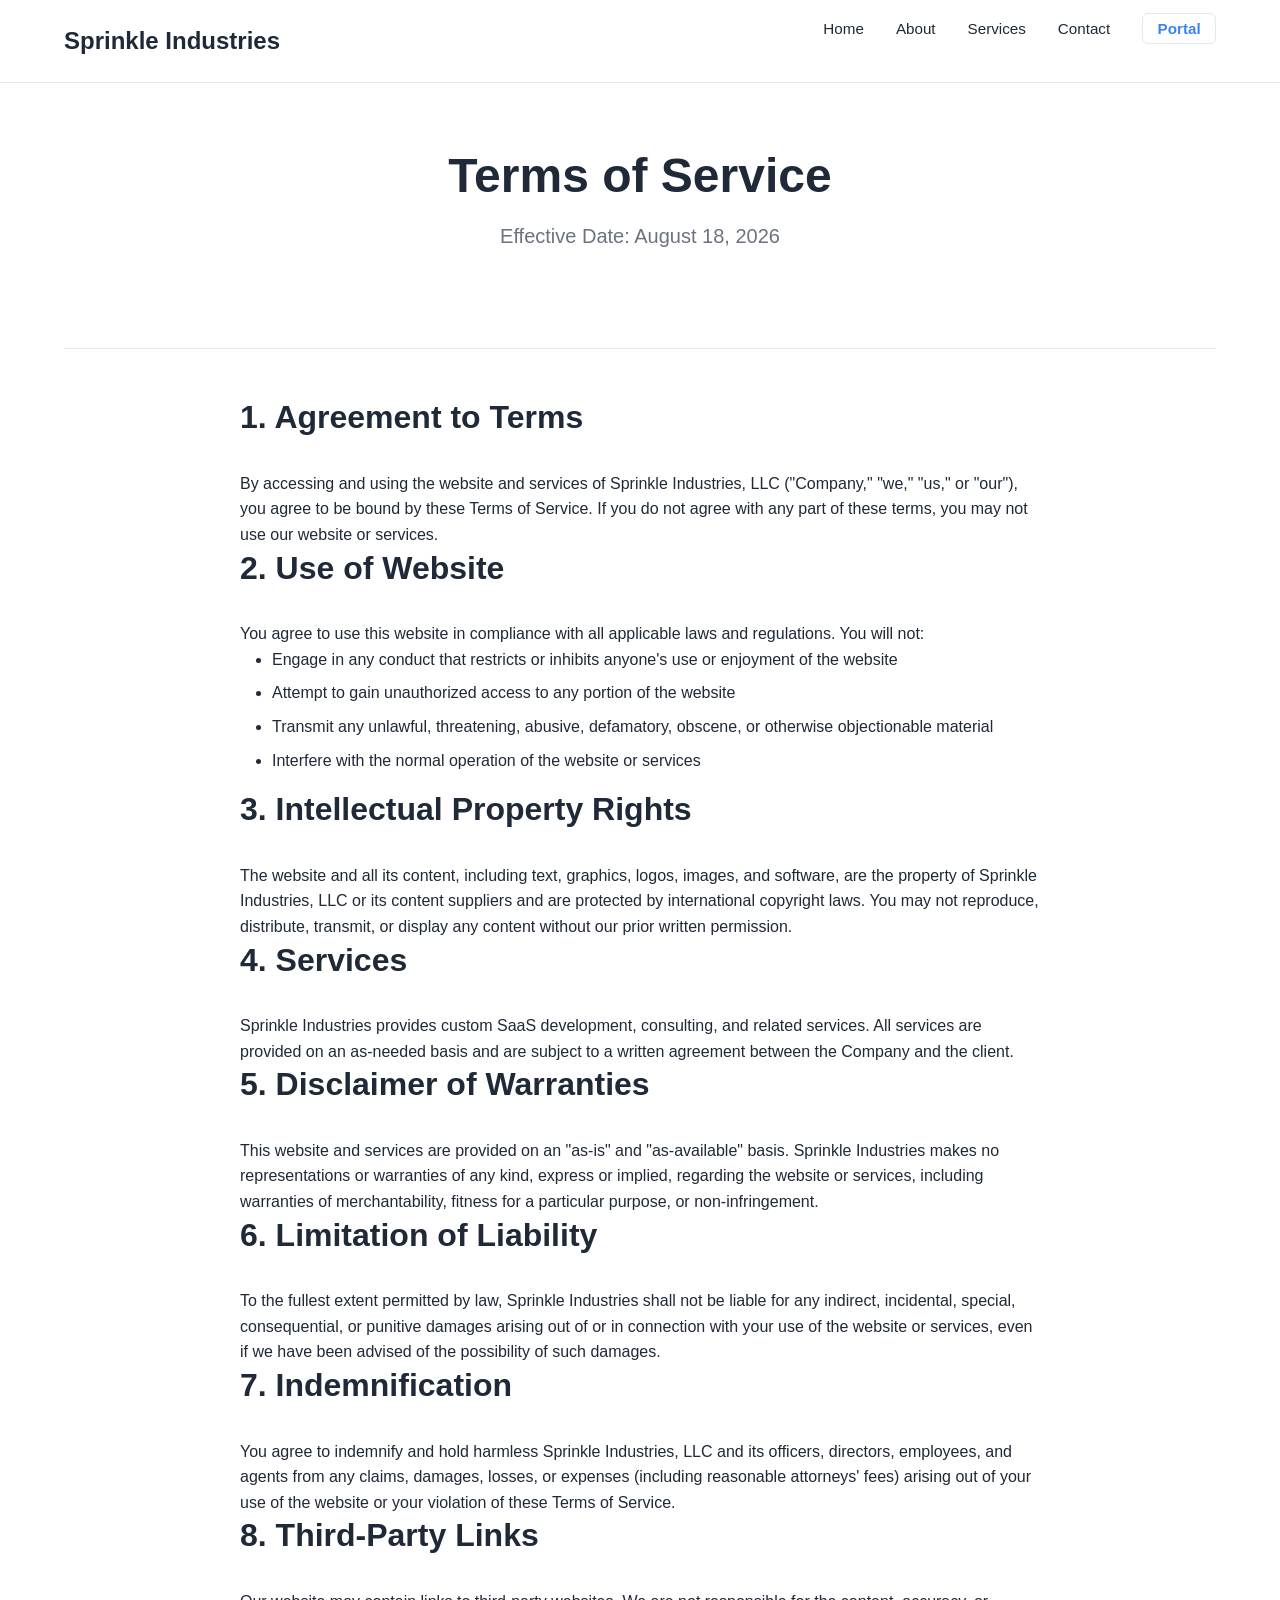
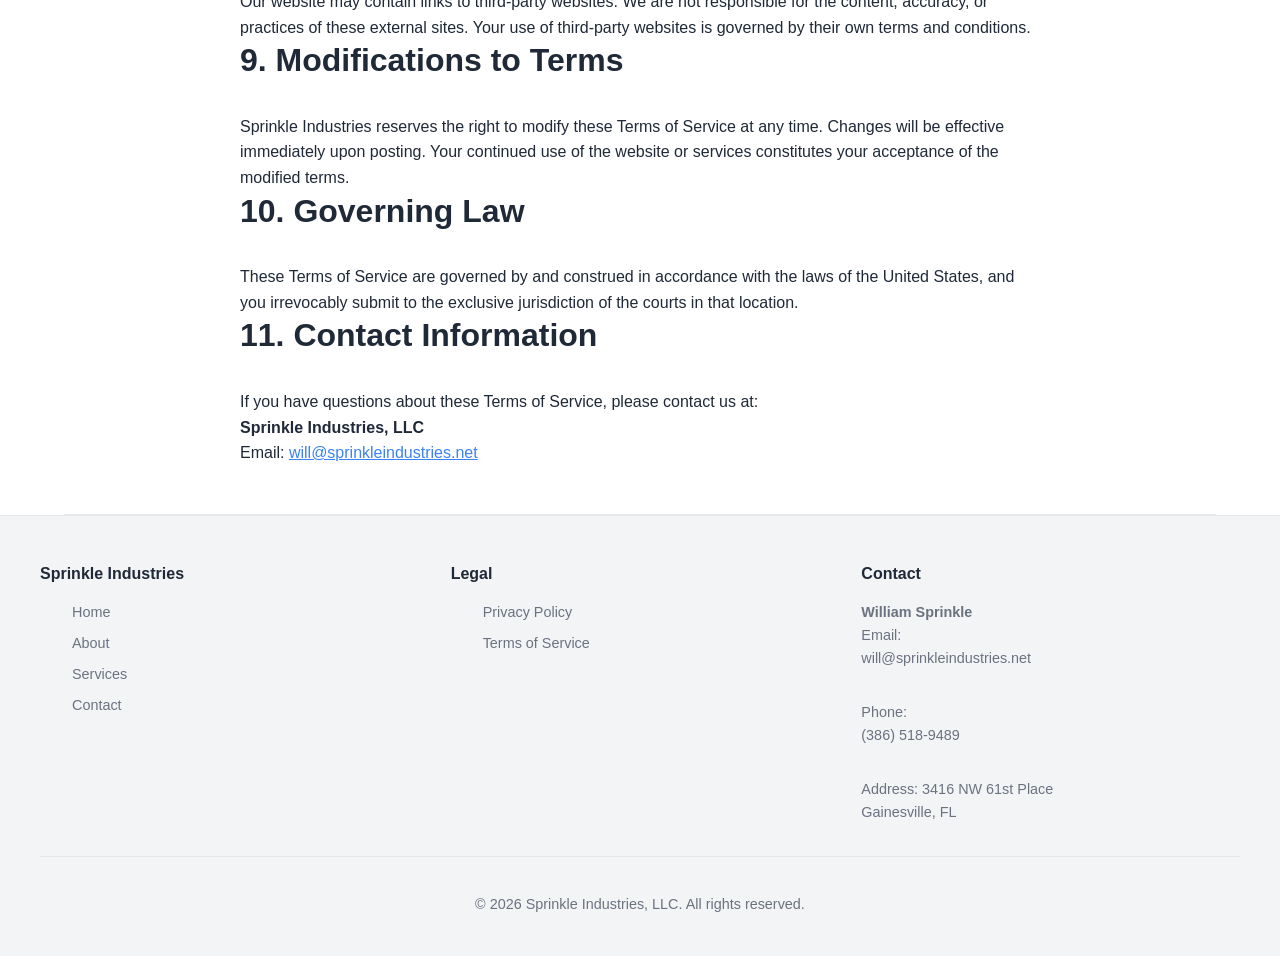
<file: terms.html>
<!DOCTYPE html>
<html lang="en">
<head>
  <meta charset="UTF-8">
  <meta name="viewport" content="width=device-width, initial-scale=1.0">
  <meta name="description" content="Terms of Service for Sprinkle Industries. Review the terms and conditions for using our website and services.">
  <meta name="theme-color" content="#3b82f6">
  <title>Terms of Service – Sprinkle Industries</title>
  <link rel="canonical" href="https://sprinkleindustries.net/terms.html">
  <link rel="stylesheet" href="styles.css">
  <link rel="icon" type="image/svg+xml" href="data:image/svg+xml,<svg xmlns='http://www.w3.org/2000/svg' viewBox='0 0 100 100'><text y='75' font-size='60' fill='%233b82f6'>S</text></svg>">
</head>
<body>
  <header>
    <nav>
      <a href="/" class="logo">Sprinkle Industries</a>
      <button class="nav-toggle" aria-label="Toggle navigation">Menu</button>
      <ul class="nav-links">
        <li><a href="/">Home</a></li>
        <li><a href="/about.html">About</a></li>
        <li><a href="/services.html">Services</a></li>
        <li><a href="/contact.html">Contact</a></li>
        <li><a href="https://crm.sprinkleindustries.net" class="nav-portal">Portal</a></li>
      </ul>
    </nav>
  </header>

  <main>
    <section class="hero">
      <h1>Terms of Service</h1>
      <p>Effective Date: August 18, 2026</p>
    </section>

    <section>
      <div class="max-width" style="margin: 0 auto;">
        <h2>1. Agreement to Terms</h2>
        <p>By accessing and using the website and services of Sprinkle Industries, LLC ("Company," "we," "us," or "our"), you agree to be bound by these Terms of Service. If you do not agree with any part of these terms, you may not use our website or services.</p>

        <h2>2. Use of Website</h2>
        <p>You agree to use this website in compliance with all applicable laws and regulations. You will not:</p>
        <ul>
          <li>Engage in any conduct that restricts or inhibits anyone's use or enjoyment of the website</li>
          <li>Attempt to gain unauthorized access to any portion of the website</li>
          <li>Transmit any unlawful, threatening, abusive, defamatory, obscene, or otherwise objectionable material</li>
          <li>Interfere with the normal operation of the website or services</li>
        </ul>

        <h2>3. Intellectual Property Rights</h2>
        <p>The website and all its content, including text, graphics, logos, images, and software, are the property of Sprinkle Industries, LLC or its content suppliers and are protected by international copyright laws. You may not reproduce, distribute, transmit, or display any content without our prior written permission.</p>

        <h2>4. Services</h2>
        <p>Sprinkle Industries provides custom SaaS development, consulting, and related services. All services are provided on an as-needed basis and are subject to a written agreement between the Company and the client.</p>

        <h2>5. Disclaimer of Warranties</h2>
        <p>This website and services are provided on an "as-is" and "as-available" basis. Sprinkle Industries makes no representations or warranties of any kind, express or implied, regarding the website or services, including warranties of merchantability, fitness for a particular purpose, or non-infringement.</p>

        <h2>6. Limitation of Liability</h2>
        <p>To the fullest extent permitted by law, Sprinkle Industries shall not be liable for any indirect, incidental, special, consequential, or punitive damages arising out of or in connection with your use of the website or services, even if we have been advised of the possibility of such damages.</p>

        <h2>7. Indemnification</h2>
        <p>You agree to indemnify and hold harmless Sprinkle Industries, LLC and its officers, directors, employees, and agents from any claims, damages, losses, or expenses (including reasonable attorneys' fees) arising out of your use of the website or your violation of these Terms of Service.</p>

        <h2>8. Third-Party Links</h2>
        <p>Our website may contain links to third-party websites. We are not responsible for the content, accuracy, or practices of these external sites. Your use of third-party websites is governed by their own terms and conditions.</p>

        <h2>9. Modifications to Terms</h2>
        <p>Sprinkle Industries reserves the right to modify these Terms of Service at any time. Changes will be effective immediately upon posting. Your continued use of the website or services constitutes your acceptance of the modified terms.</p>

        <h2>10. Governing Law</h2>
        <p>These Terms of Service are governed by and construed in accordance with the laws of the United States, and you irrevocably submit to the exclusive jurisdiction of the courts in that location.</p>

        <h2>11. Contact Information</h2>
        <p>If you have questions about these Terms of Service, please contact us at:</p>
        <p><strong>Sprinkle Industries, LLC</strong><br>
        Email: <a href="mailto:will@sprinkleindustries.net">will@sprinkleindustries.net</a></p>
      </div>
    </section>
  </main>

  <footer>
    <div class="footer-content">
      <div class="footer-section">
        <h3>Sprinkle Industries</h3>
        <ul>
          <li><a href="/">Home</a></li>
          <li><a href="/about.html">About</a></li>
          <li><a href="/services.html">Services</a></li>
          <li><a href="/contact.html">Contact</a></li>
        </ul>
      </div>
      <div class="footer-section">
        <h3>Legal</h3>
        <ul>
          <li><a href="/privacy.html">Privacy Policy</a></li>
          <li><a href="/terms.html">Terms of Service</a></li>
        </ul>
      </div>
      <div class="footer-section">
        <h3>Contact</h3>
        <p style="color: var(--text-light); font-size: 0.9rem;">
          <strong>William Sprinkle</strong><br>
          Email: <a href="mailto:will@sprinkleindustries.net">will@sprinkleindustries.net</a><br>
          Phone: <a href="tel:+13865189489">(386) 518-9489</a><br>
          Address: 3416 NW 61st Place<br>
          Gainesville, FL
        </p>
      </div>
    </div>
    <div class="footer-bottom">
      <div class="footer-info">
        <p>&copy; 2026 Sprinkle Industries, LLC. All rights reserved.</p>
      </div>
    </div>
  </footer>

  <script src="script.js"></script>
</body>
</html>
</file>
<file: styles.css>
/* Global Styles */
:root {
  --primary: #1f2937;
  --primary-light: #f3f4f6;
  --accent: #3b82f6;
  --accent-hover: #2563eb;
  --text: #1f2937;
  --text-light: #6b7280;
  --border: #e5e7eb;
  --white: #ffffff;
  --gray-50: #f9fafb;
}

@media (prefers-color-scheme: dark) {
  :root {
    --primary: #f3f4f6;
    --primary-light: #1f2937;
    --text: #f3f4f6;
    --text-light: #d1d5db;
    --border: #374151;
    --white: #111827;
  }
}

* {
  margin: 0;
  padding: 0;
  box-sizing: border-box;
}

html {
  scroll-behavior: smooth;
}

body {
  font-family: -apple-system, BlinkMacSystemFont, "Segoe UI", Roboto, "Helvetica Neue", Arial, sans-serif;
  line-height: 1.6;
  color: var(--text);
  background-color: var(--white);
  min-height: 100vh;
  display: flex;
  flex-direction: column;
}

/* Header & Navigation */
header {
  border-bottom: 1px solid var(--border);
  position: sticky;
  top: 0;
  background-color: var(--white);
  z-index: 100;
}

nav {
  max-width: 1200px;
  margin: 0 auto;
  padding: 1rem 1.5rem;
  display: flex;
  justify-content: space-between;
  align-items: center;
}

.logo {
  font-size: 1.5rem;
  font-weight: 600;
  text-decoration: none;
  color: var(--text);
  display: flex;
  align-items: center;
  gap: 0.5rem;
}

.nav-links {
  display: flex;
  gap: 2rem;
  list-style: none;
  align-items: center;
}

.nav-links a {
  text-decoration: none;
  color: var(--text);
  font-size: 0.95rem;
  transition: color 0.2s;
}

.nav-links a:hover {
  color: var(--accent);
}

/* Portal sign-in: set apart from the marketing links, it leaves the site. */
.nav-links a.nav-portal {
  padding: 0.4rem 0.9rem;
  border: 1px solid var(--border);
  border-radius: 6px;
  color: var(--accent);
  font-weight: 600;
}

.nav-links a.nav-portal:hover {
  color: var(--white);
  background-color: var(--accent);
  border-color: var(--accent);
}

.nav-toggle {
  display: none;
  background: none;
  border: none;
  cursor: pointer;
  font-size: 1.5rem;
  color: var(--text);
}

@media (max-width: 768px) {
  .nav-links {
    display: none;
    position: absolute;
    top: 100%;
    left: 0;
    right: 0;
    flex-direction: column;
    gap: 0;
    background-color: var(--white);
    border-bottom: 1px solid var(--border);
  }

  .nav-links.active {
    display: flex;
  }

  .nav-links a {
    padding: 1rem 1.5rem;
    border-bottom: 1px solid var(--border);
    width: 100%;
  }

  /* Drop the button treatment in the stacked menu; it reads as a row here. */
  .nav-links a.nav-portal {
    padding: 1rem 1.5rem;
    border: none;
    border-bottom: 1px solid var(--border);
    border-radius: 0;
  }

  .nav-toggle {
    display: block;
  }
}

/* Main Content */
main {
  flex: 1;
  max-width: 1200px;
  margin: 0 auto;
  padding: 0 1.5rem;
  width: 100%;
}

/* Hero Section */
.hero {
  padding: 4rem 0;
  text-align: center;
}

.hero h1 {
  font-size: 3rem;
  margin-bottom: 1rem;
  font-weight: 700;
  line-height: 1.2;
}

.hero p {
  font-size: 1.25rem;
  color: var(--text-light);
  margin-bottom: 2rem;
  max-width: 600px;
  margin-left: auto;
  margin-right: auto;
}

.cta-button {
  display: inline-block;
  padding: 0.75rem 2rem;
  background-color: var(--accent);
  color: var(--white);
  text-decoration: none;
  border-radius: 0.375rem;
  font-weight: 500;
  transition: background-color 0.2s;
  border: none;
  cursor: pointer;
  font-size: 1rem;
}

.cta-button:hover {
  background-color: var(--accent-hover);
}

@media (max-width: 768px) {
  .hero {
    padding: 2rem 0;
  }

  .hero h1 {
    font-size: 2rem;
  }

  .hero p {
    font-size: 1.1rem;
  }
}

/* Section Styles */
section {
  padding: 3rem 0;
  border-bottom: 1px solid var(--border);
}

section h2 {
  font-size: 2rem;
  margin-bottom: 2rem;
  font-weight: 700;
}

section h3 {
  font-size: 1.25rem;
  margin-bottom: 1rem;
  font-weight: 600;
}

/* Grid Layouts */
.grid {
  display: grid;
  grid-template-columns: repeat(auto-fit, minmax(300px, 1fr));
  gap: 2rem;
  margin-top: 2rem;
}

.card {
  padding: 2rem;
  border: 1px solid var(--border);
  border-radius: 0.5rem;
  transition: border-color 0.2s;
}

.card:hover {
  border-color: var(--accent);
}

/* Contact Form */
.form-group {
  margin-bottom: 1.5rem;
}

label {
  display: block;
  margin-bottom: 0.5rem;
  font-weight: 500;
}

input,
textarea {
  width: 100%;
  padding: 0.75rem;
  border: 1px solid var(--border);
  border-radius: 0.375rem;
  font-family: inherit;
  font-size: 1rem;
  color: var(--text);
  background-color: var(--white);
  transition: border-color 0.2s;
}

input:focus,
textarea:focus {
  outline: none;
  border-color: var(--accent);
  box-shadow: 0 0 0 3px rgba(59, 130, 246, 0.1);
}

textarea {
  resize: vertical;
  min-height: 150px;
}

.form-section {
  max-width: 600px;
  margin-top: 2rem;
}

.form-checkbox label {
  display: flex;
  align-items: flex-start;
  gap: 0.6rem;
  font-weight: 400;
  font-size: 0.9rem;
  color: var(--text-light);
}

.form-checkbox input[type="checkbox"] {
  width: auto;
  margin-top: 0.2rem;
  flex-shrink: 0;
}

/* Footer */
footer {
  background-color: var(--primary-light);
  border-top: 1px solid var(--border);
  margin-top: auto;
  padding: 3rem 1.5rem 1.5rem;
}

.footer-content {
  max-width: 1200px;
  margin: 0 auto;
  display: grid;
  grid-template-columns: repeat(auto-fit, minmax(250px, 1fr));
  gap: 2rem;
  margin-bottom: 2rem;
}

.footer-section h3 {
  font-size: 1rem;
  margin-bottom: 1rem;
}

.footer-section ul {
  list-style: none;
}

.footer-section a {
  color: var(--text-light);
  text-decoration: none;
  font-size: 0.9rem;
  margin-bottom: 0.5rem;
  display: block;
  transition: color 0.2s;
}

.footer-section a:hover {
  color: var(--accent);
}

.footer-bottom {
  max-width: 1200px;
  margin: 0 auto;
  padding-top: 2rem;
  border-top: 1px solid var(--border);
  text-align: center;
  color: var(--text-light);
  font-size: 0.9rem;
}

.footer-info {
  text-align: center;
  margin-bottom: 1rem;
}

.footer-info p {
  margin: 0.25rem 0;
}

/* Utility Classes */
.text-center {
  text-align: center;
}

.text-muted {
  color: var(--text-light);
}

.max-width {
  max-width: 800px;
}

/* Link Styles */
a {
  color: var(--accent);
  text-decoration: underline;
  transition: color 0.2s;
}

a:hover {
  color: var(--accent-hover);
}

/* Lists */
ul,
ol {
  margin-left: 2rem;
  margin-bottom: 1rem;
}

li {
  margin-bottom: 0.5rem;
}

/* Headings */
h1,
h2,
h3,
h4,
h5,
h6 {
  font-weight: 600;
  line-height: 1.3;
}

h1 {
  font-size: 2.5rem;
  margin-bottom: 1rem;
}

h2 {
  font-size: 2rem;
  margin-bottom: 1.5rem;
}

h3 {
  font-size: 1.25rem;
}

/* Responsiveness */
@media (max-width: 768px) {
  main {
    padding: 0 1rem;
  }

  section {
    padding: 2rem 0;
  }

  h1 {
    font-size: 2rem;
  }

  h2 {
    font-size: 1.5rem;
  }

  .grid {
    grid-template-columns: 1fr;
  }

  .footer-content {
    grid-template-columns: 1fr;
  }
}
</file>
